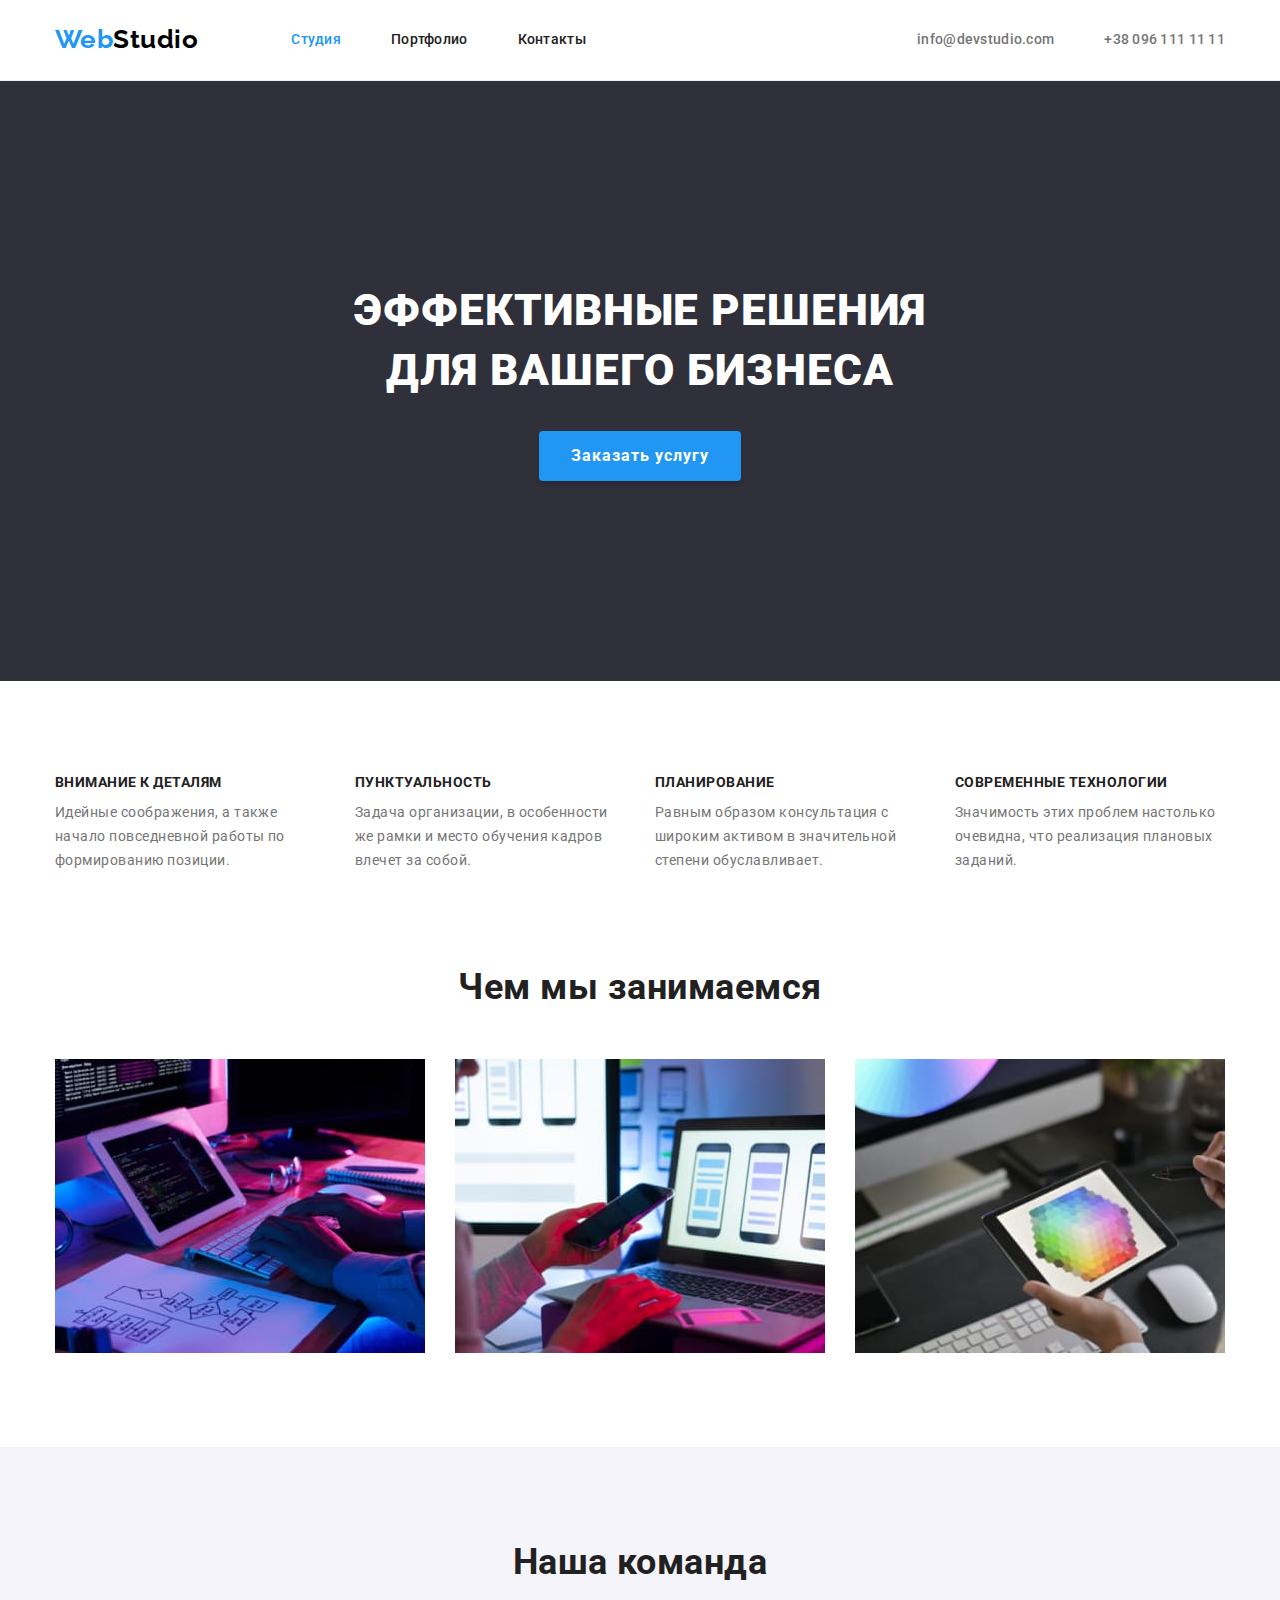
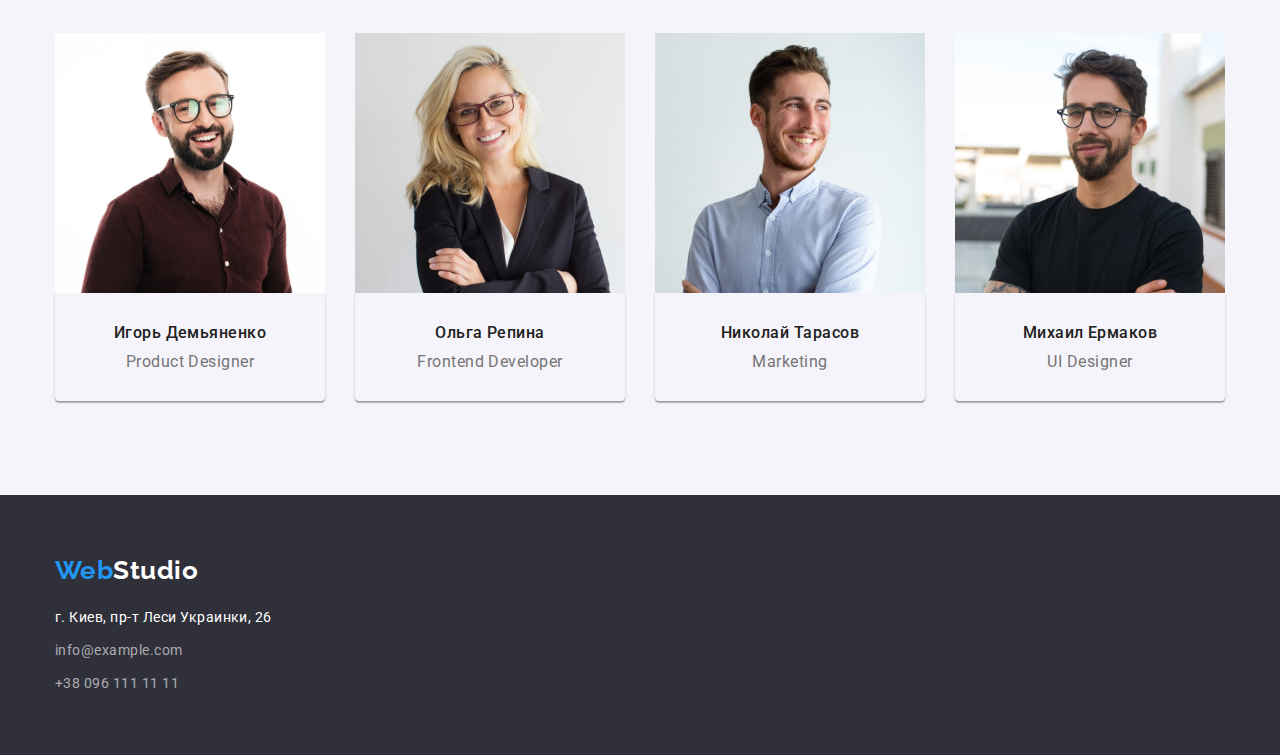
<file: index.html>
<!DOCTYPE html>
<html lang="ru">
  <head>
    <meta charset="utf-8" />
    <meta http-equiv="x-ua-compatible" content="ie=edge" />
    <meta name="viewport" content="width=device-width, initial-scale=1.0" />
    <title>WebStudio</title>
    <link rel="preconnect" href="https://fonts.googleapis.com" />
    <link rel="preconnect" href="https://fonts.gstatic.com" crossorigin />
    <link
      href="https://fonts.googleapis.com/css2?family=Raleway:wght@700&family=Roboto:wght@400;500;700;900&display=swap"
      rel="stylesheet"
    />
    <link
      rel="stylesheet"
      href="https://cdnjs.cloudflare.com/ajax/libs/modern-normalize/1.1.0/modern-normalize.min.css"
    />
    <link rel="stylesheet" href="./css/styles.css" />
  </head>
  <body>
    <!--Шапка сайта. С логотипом и навигация-->
    <header class="header">
      <div class="container nav-contact">
        <nav class="nav-header">
          <a href="./index.html" class="logo"><span class="logo-blue">Web</span>Studio </a>
          <ul class="navigator-list">
            <li class="navigator-item"><a href="#studio" class="link studio">Студия</a></li>
            <li class="navigator-item"><a href="./portfolio.html" class="link">Портфолио</a></li>
            <li class="navigator-item"><a href="" class="link">Контакты</a></li>
          </ul>
        </nav>

        <!--Контакты-->

        <ul class="contact-list">
          <li class="contact-item">
            <a href="mailto:info@devstudio.com" class="contact-link">info@devstudio.com </a>
          </li>
          <li class="contact-item">
            <a href="tel:+380961111111" class="contact-link">+38 096 111 11 11</a>
          </li>
        </ul>
      </div>
    </header>

    <main id="studio">
      <!--Герой-->
      <section class="hero">
        <div class="container">
          <h1 class="hero-title">
            Эффективные решения <br />
            для вашего бизнеса
          </h1>
          <button type="button" class="hero-button">Заказать услугу</button>
        </div>
      </section>
      <!--Проекты.-->
      <section class="section">
        <div class="container">
          <h2 class="hidden-title">Особенности</h2>
          <ul class="project-list">
            <li class="project-item">
              <h3 class="project-title">Внимание к деталям</h3>
              <p class="project-text">
                Идейные соображения, а также начало повседневной работы по формированию позиции.
              </p>
            </li>
            <li class="project-item">
              <h3 class="project-title">Пунктуальность</h3>
              <p class="project-text">
                Задача организации, в особенности же рамки и место обучения кадров влечет за собой.
              </p>
            </li>
            <li class="project-item">
              <h3 class="project-title">Планирование</h3>
              <p class="project-text">
                Равным образом консультация с широким активом в значительной степени обуславливает.
              </p>
            </li>
            <li class="project-item">
              <h3 class="project-title">Современные технологии</h3>
              <p class="project-text">
                Значимость этих проблем настолько очевидна, что реализация плановых заданий.
              </p>
            </li>
          </ul>
        </div>
      </section>
      <!--Карточки проектов-->
      <section class="section no-padding">
        <div class="container">
          <h2 class="project-cards-title">Чем мы занимаемся</h2>
          <ul class="project-cards-list">
            <li class="project-cards-item">
              <img src="./images/box1.jpg" alt="Создание структуры" width="370" />
            </li>
            <li class="project-cards-item">
              <img src="./images/box2.jpg" alt="Визуализация" width="370" />
            </li>
            <li class="project-cards-item">
              <img src="./images/box3.jpg" alt="Цветовая гамма" width="370" />
            </li>
          </ul>
        </div>
      </section>

      <!--Команда-->
      <section class="command section">
        <div class="container">
          <h2 class="command-title">Наша команда</h2>
          <ul class="command-list">
            <li class="command-item">
              <img src="./images/ИгорьДемьяненко.jpg" alt="Игорь Демьяненко" width="270" />
              <div class="command-container">
                <h3 class="command-heading">Игорь Демьяненко</h3>
                <p class="command-text">Product Designer</p>
              </div>
            </li>
            <li class="command-item">
              <img src="./images/ОльгаРепина.jpg" alt="Ольга Репина" width="270" />
              <div class="command-container">
                <h3 class="command-heading">Ольга Репина</h3>
                <p class="command-text">Frontend Developer</p>
              </div>
            </li>
            <li class="command-item">
              <img src="./images/НиколайТарасов.jpg" alt="Николай Тарасов" width="270" />
              <div class="command-container">
                <h3 class="command-heading">Николай Тарасов</h3>
                <p class="command-text">Marketing</p>
              </div>
            </li>
            <li class="command-item">
              <img src="./images/МихаилЕрмаков.jpg" alt="Михаил Ермаков" width="270" />
              <div class="command-container">
                <h3 class="command-heading">Михаил Ермаков</h3>
                <p class="command-text">UI Designer</p>
              </div>
            </li>
          </ul>
        </div>
      </section>
    </main>
    <!--Футер-->
    <footer class="footer">
      <div class="container">
        <a href="./index.html" class="logo-footer"> <span class="logo-blue">Web</span>Studio </a>
        <address>
          <ul class="footer-list">
            <li class="address-item">
              <a
                href="https://goo.gl/maps/zXmNazpMUdunzP9r6"
                target="_blank"
                rel="noreferrer noopener"
                class="address-map"
              >
                г. Киев, пр-т Леси Украинки, 26
              </a>
            </li>
            <li class="address-item">
              <a href="mailto:info@example.com" class="address-link">info@example.com</a>
            </li>
            <li class="address-item">
              <a href="tel:+380961111111" class="address-link">+38 096 111 11 11</a>
            </li>
          </ul>
        </address>
      </div>
    </footer>
  </body>
</html>
</file>
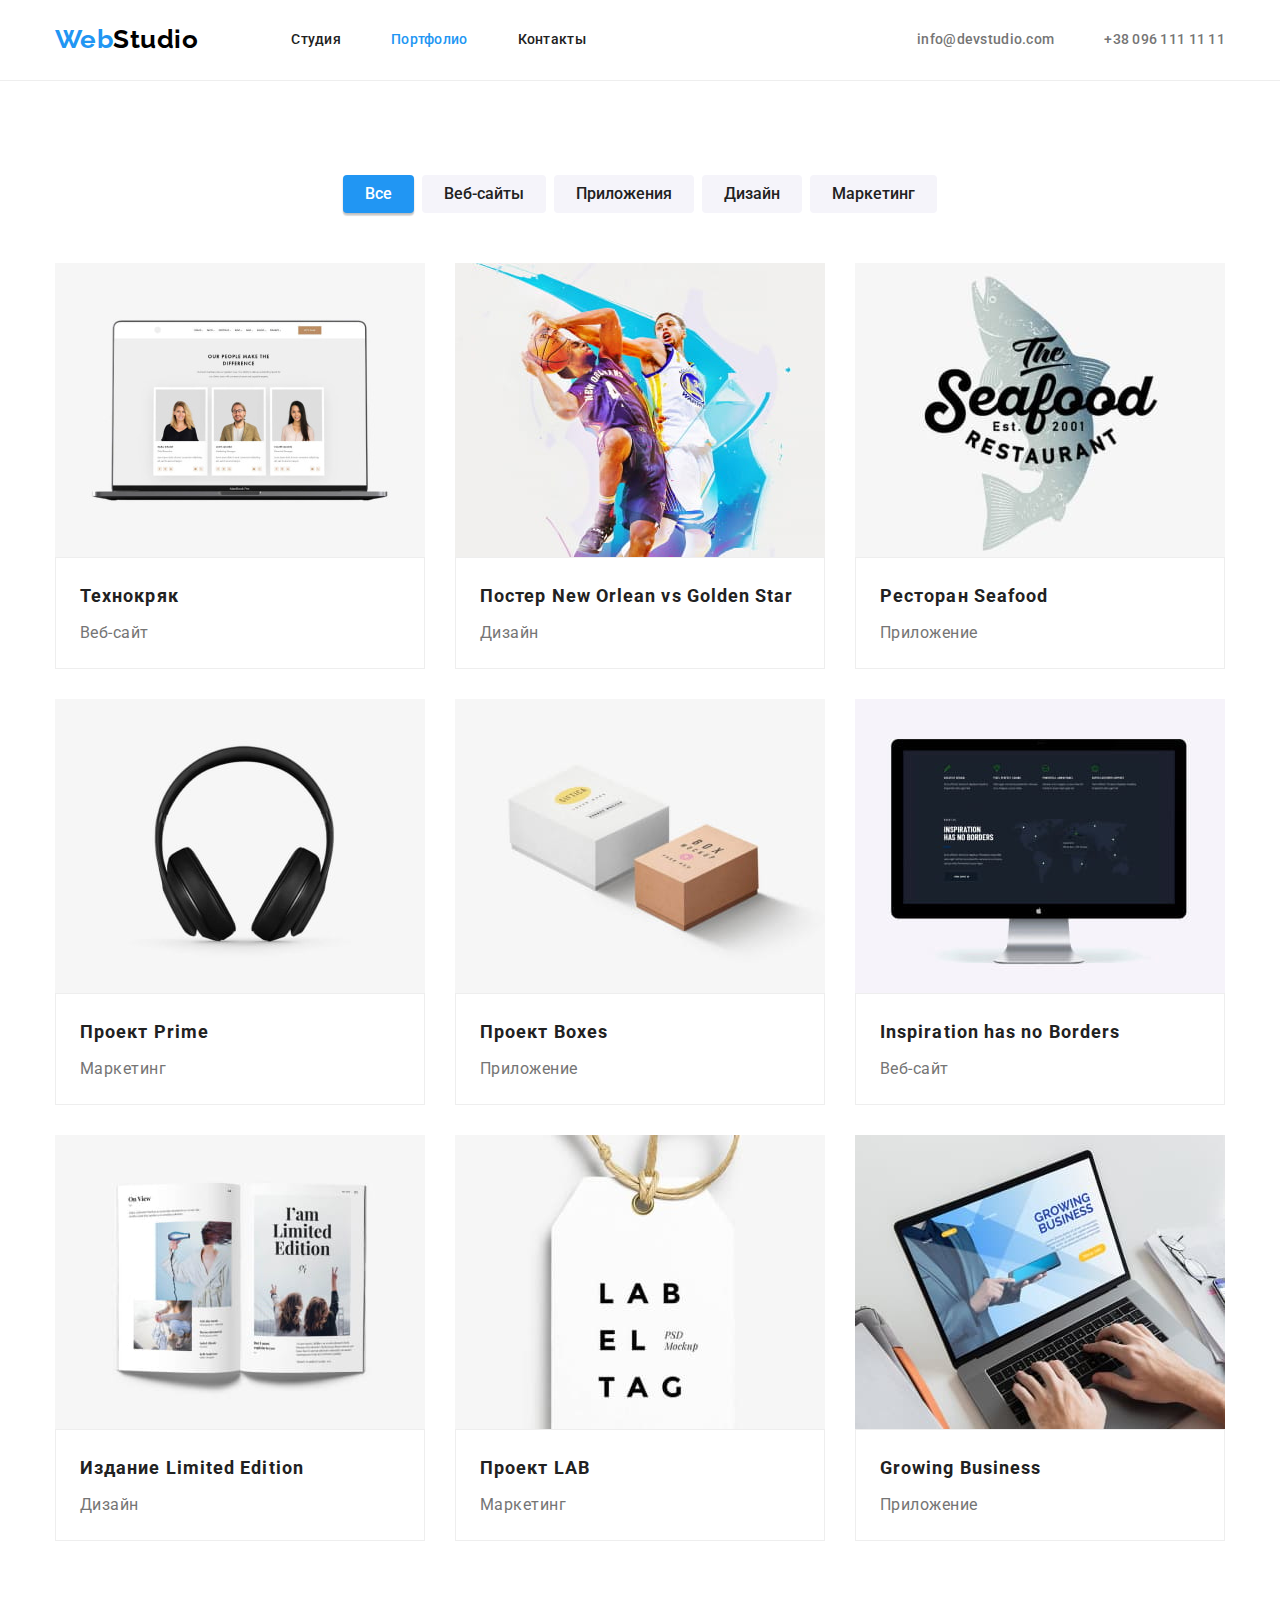
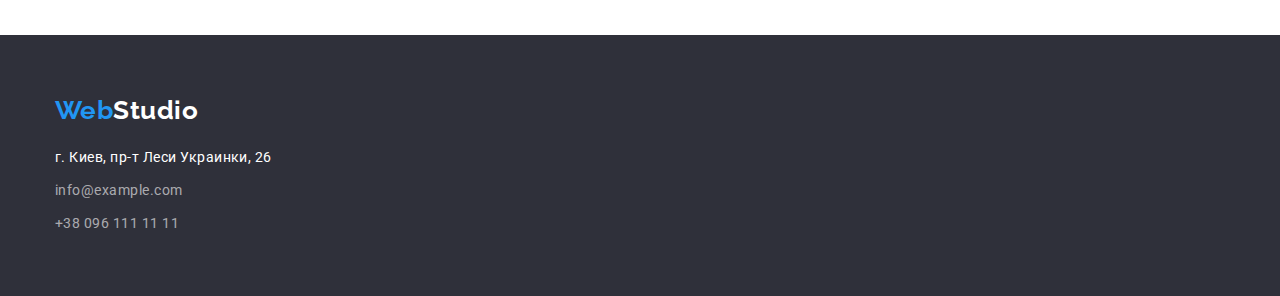
<file: portfolio.html>
<!DOCTYPE html>
<html lang="ru">
  <head>
    <meta charset="UTF-8" />
    <meta http-equiv="X-UA-Compatible" content="IE=edge" />
    <meta name="viewport" content="width=device-width, initial-scale=1.0" />
    <title>Портфолио</title>
    <link rel="preconnect" href="https://fonts.googleapis.com" />
    <link rel="preconnect" href="https://fonts.gstatic.com" crossorigin />
    <link
      href="https://fonts.googleapis.com/css2?family=Raleway:wght@700&family=Roboto:wght@400;500;700;900&display=swap"
      rel="stylesheet"
    />
    <link
      rel="stylesheet"
      href="https://cdnjs.cloudflare.com/ajax/libs/modern-normalize/1.1.0/modern-normalize.min.css"
    />
    <link rel="stylesheet" href="./css/styles.css" />
  </head>
  <body>
    <header class="header">
      <div class="container nav-contact">
        <nav class="nav-header">
          <a href="./index.html" class="logo"><span class="logo-blue">Web</span>Studio </a>
          <ul class="navigator-list">
            <li class="navigator-item"><a href="./index.html#studio" class="link">Студия</a></li>
            <li class="navigator-item">
              <a href="#portfolio" class="link portfolio">Портфолио</a>
            </li>
            <li class="navigator-item"><a href="" class="link">Контакты</a></li>
          </ul>
        </nav>
        <!--Контакты-->
        <ul class="contact-list">
          <li class="contact-item">
            <a href="mailto:info@devstudio.com" class="contact-link">info@devstudio.com </a>
          </li>
          <li class="contact-item">
            <a href="tel:+380961111111" class="contact-link">+38 096 111 11 11</a>
          </li>
        </ul>
      </div>
    </header>
    <!--Портфолио-->
    <main id="portfolio">
      <!--Кнопки в портфолио-->
      <section class="section">
        <div class="container">
          <h1 class="hidden-title">Портфолио</h1>
          <ul class="portfolio-button-list">
            <li class="portfolio-button-item">
              <button type="button" class="portfolio-button one">Все</button>
            </li>
            <li class="portfolio-button-item">
              <button type="button" class="portfolio-button">Веб-сайты</button>
            </li>
            <li class="portfolio-button-item">
              <button type="button" class="portfolio-button">Приложения</button>
            </li>
            <li class="portfolio-button-item">
              <button type="button" class="portfolio-button">Дизайн</button>
            </li>
            <li class="portfolio-button-item">
              <button type="button" class="portfolio-button">Маркетинг</button>
            </li>
          </ul>
        </div>
        <!--Проекты портфолио-->
        <div class="container">
          <ul class="portfolio-project-list">
            <li class="portfolio-project-item">
              <a href="#" class="portfolio-project-link">
                <img
                  src="./images/portfolio/Технокряк.jpg"
                  alt="Технокряк"
                  width="370"
                  height="294"
                />
                <div class="portfolio-containers">
                  <h2 class="portfolio-project-title">Технокряк</h2>
                  <p class="portfolio-project-text">Веб-сайт</p>
                </div>
              </a>
            </li>

            <li class="portfolio-project-item">
              <a href="#" class="portfolio-project-link">
                <img
                  src="./images/portfolio/ПостерNewOrleanVSGoldenStar.jpg"
                  alt="Постер New Orlean vs Golden Star"
                  width="370"
                  height="294"
                />
                <div class="portfolio-containers">
                  <h2 class="portfolio-project-title">Постер New Orlean vs Golden Star</h2>
                  <p class="portfolio-project-text">Дизайн</p>
                </div>
              </a>
            </li>

            <li class="portfolio-project-item">
              <a href="#" class="portfolio-project-link">
                <img
                  src="./images/portfolio/РесторанSeafood.jpg"
                  alt="Ресторан Seafood"
                  width="370"
                  height="294"
                />
                <div class="portfolio-containers">
                  <h2 class="portfolio-project-title">Ресторан Seafood</h2>
                  <p class="portfolio-project-text">Приложение</p>
                </div>
              </a>
            </li>

            <li class="portfolio-project-item">
              <a href="#" class="portfolio-project-link">
                <img
                  src="./images/portfolio/ПроектPrime.jpg"
                  alt="Проект Prime"
                  width="370"
                  height="294"
                />
                <div class="portfolio-containers">
                  <h2 class="portfolio-project-title">Проект Prime</h2>
                  <p class="portfolio-project-text">Маркетинг</p>
                </div>
              </a>
            </li>

            <li class="portfolio-project-item">
              <a href="#" class="portfolio-project-link">
                <img
                  src="./images/portfolio/ПроектBoxes.jpg"
                  alt="Проект Boxes"
                  width="370"
                  height="294"
                />
                <div class="portfolio-containers">
                  <h2 class="portfolio-project-title">Проект Boxes</h2>
                  <p class="portfolio-project-text">Приложение</p>
                </div>
              </a>
            </li>

            <li class="portfolio-project-item">
              <a href="#" class="portfolio-project-link">
                <img
                  src="./images/portfolio//InspirationHasNoBorders.jpg"
                  alt="Inspiration has no Borders"
                  width="370"
                  height="294"
                />
                <div class="portfolio-containers">
                  <h2 class="portfolio-project-title">Inspiration has no Borders</h2>
                  <p class="portfolio-project-text">Веб-сайт</p>
                </div>
              </a>
            </li>

            <li class="portfolio-project-item">
              <a href="#" class="portfolio-project-link">
                <img
                  src="./images/portfolio/ИзданиеLimitedEdition.jpg"
                  alt="Издание Limited Edition"
                  width="370"
                  height="294"
                />
                <div class="portfolio-containers">
                  <h2 class="portfolio-project-title">Издание Limited Edition</h2>
                  <p class="portfolio-project-text">Дизайн</p>
                </div>
              </a>
            </li>

            <li class="portfolio-project-item">
              <a href="#" class="portfolio-project-link">
                <img
                  src="./images/portfolio/ПроектLAB.jpg"
                  alt="Проект LAB"
                  width="370"
                  height="294"
                />
                <div class="portfolio-containers">
                  <h2 class="portfolio-project-title">Проект LAB</h2>
                  <p class="portfolio-project-text">Маркетинг</p>
                </div>
              </a>
            </li>

            <li class="portfolio-project-item">
              <a href="#" class="portfolio-project-link">
                <img
                  src="./images/portfolio/GrowingBusiness.jpg"
                  alt="Growing Business"
                  width="370"
                  height="294"
                />
                <div class="portfolio-containers">
                  <h2 class="portfolio-project-title">Growing Business</h2>
                  <p class="portfolio-project-text">Приложение</p>
                </div>
              </a>
            </li>
          </ul>
        </div>
      </section>
    </main>

    <!--Футер-->
    <footer class="footer">
      <div class="container">
        <a href="./index.html" class="logo-footer"><span class="logo-blue">Web</span>Studio</a>
        <address>
          <ul class="footer-list">
            <li class="address-item">
              <a
                href="https://goo.gl/maps/zXmNazpMUdunzP9r6"
                target="_blank"
                rel="noreferrer noopener"
                class="address-map"
              >
                г. Киев, пр-т Леси Украинки, 26
              </a>
            </li>
            <li class="address-item">
              <a href="mailto:info@example.com" class="address-link">info@example.com</a>
            </li>
            <li class="address-item">
              <a href="tel:+380961111111" class="address-link">+38 096 111 11 11</a>
            </li>
          </ul>
        </address>
      </div>
    </footer>
  </body>
</html>
</file>
<file: css/styles.css>
:root {
  --basic-title-color: #212121;
  --base-text-color: #757575;
  --white-color: #ffffff;
  --blue-color: #2196f3;
}
body {
  margin: 0;
  color: var(--basic-title-color);
  font-family: 'Roboto', sans-serif;
  letter-spacing: 0.03em;
  background: var(--white-color);  
}

img {
  display: block;
  max-width: 100%;
  height: auto;
}
/*Контейнер*/
.container {
  width: 1200px;
  padding-left: 15px;
  padding-right: 15px;
  margin: 0 auto; 
}

/*Секция*/
.section {
  padding: 94px 0;
 }

 .section.no-padding {
  padding-top: 0;
 }

/*header*/
.header{
  display: flex;
  border-bottom: 1px solid #EEEEEE;
  align-items: center;
}
.nav-contact,
.nav-header {
  display: flex;   
  }

/* Логотип*/

.logo{ 
  margin-right: 93px;
  padding-top: 24px;
  padding-bottom: 25px;

  font-family: 'Raleway', sans-serif;
  color: #000000;
  text-decoration: none; 
  font-weight: 700;
  font-size: 26px;
  line-height: 1.19;
  }

.logo-blue {
  color: var(--blue-color);
}

/* Навигация */

.navigator-list {
  display: flex;
  padding-left: 0;
  margin-top: 0;
  margin-bottom: 0;

  text-decoration: none;
  list-style: none;  
  }

.navigator-list .link {
  display: block;  
  padding-top: 32px;
  padding-bottom: 32px;

  color: var(--basic-title-color);
  text-decoration: none;
  font-weight: 500;
  font-size: 14px;
  line-height: 1.14;
  letter-spacing: 0.02em; 
 }

.link.studio {
  color: var(--blue-color);  
}

.link:hover,
.link:focus{
  color: var(--blue-color);
}

.navigator-item:not(:last-child) {
margin-right: 50px;
}

/*Контакты*/

.contact-list {
  display: flex;
  margin-left: auto;
  margin-top: 0;
  margin-bottom: 0;
  padding-left: 0;

  list-style: none;
}


.contact-item:not(:last-child) {
  margin-right: 50px;
}

.contact-link {
  display: block;
  padding-top: 32px;
  padding-bottom: 32px;

  color: var(--base-text-color);
  text-decoration: none;
  font-weight: 500;
  font-size: 14px;
  line-height: 1.14;
  letter-spacing: 0.02em;
 }

.contact-link:hover,
.contact-link:focus {
  color: var(--blue-color);
}

/*Герой*/

.hero {    
  padding-top: 200px;
  padding-bottom: 200px;
  align-items: center;

  color: var(--white-color);
  background: #2F303A;
  line-height: 1.36;    
  text-align: center;
  letter-spacing: 0.06em;  
}

.hero-title {   
  margin-top: 0;
  margin-bottom: 30px;
 
  text-transform: uppercase;
  font-weight: 900;
  font-size: 44px;  
}

.hero-button{
  min-width: 200px;
  padding: 10px 32px;
  border: 0 solid transparent;
  border-radius: 4px;
  
  font-family: inherit;
  color: var(--white-color);
  background-color: var(--blue-color);
  box-shadow: 0px 4px 4px rgba(0, 0, 0, 0.15);
  font-weight: 700;
  font-size: 16px;
  line-height: 1.88;
  cursor: pointer;
  letter-spacing: 0.06em; 
  }

.hero-button:hover,
.hero-button:hover{
  background-color: #188CE8;
}

/* Проекты*/

.hidden-title {
    position: absolute;
    width: 1px;
    height: 1px;
    margin: -1px;
    border: 0;
    padding: 0;
    white-space: nowrap;
    clip-path: inset(100%);
    clip: rect(0 0 0 0);
    overflow: hidden;
}

.project-list {  
  display: flex;
  padding-left: 0;
  margin-top: 0;
  margin-bottom: 0;
  
  list-style: none;
}

.project-item{
  width: 270px;  
}

.project-item:not(:last-child) {
  margin-right: 30px;
}

.project-title {
  margin-top: 0;
  margin-bottom: 10px;

  font-weight: 700;
  font-size: 14px;
  line-height: 1.14;
  text-transform: uppercase;
}

.project-text {
  margin-top: 0;
  margin-bottom: 0;

  color: var(--base-text-color);
  font-size: 14px;
  line-height: 1.71;
}

/* Карточки проектов*/

.project-cards-title,
.command-title {
  margin-top: 0;
  margin-bottom: 50px;

  font-weight: 700;
  font-size: 36px;
  line-height: 1.17;
  text-align: center; 
}

.project-cards-list{
  display: flex;
  padding-left: 0;
  margin-top: 0;
  margin-bottom: 0;  

  list-style: none;  
  }

.project-cards-item:not(:last-child){
  margin-right: 30px;    
}

/*Команда*/

.command {  
  background-color: #F5F4FA; 
}

.command-list{
  display: flex;
  padding-left: 0;
  margin-top: 0;
  margin-bottom: 0;

  list-style: none;  
}

.command-item:not(:last-child) {
  margin-right: 30px;
}

.command-container{
  padding: 30px;
  box-shadow: 0px 1px 3px rgba(0, 0, 0, 0.12),
  0px 1px 1px rgba(0, 0, 0, 0.14),
  0px 2px 1px rgba(0, 0, 0, 0.2);
  border-radius: 0px 0px 4px 4px;
}

.command-heading {
  margin-top: 0;
  margin-bottom: 10px;  
  font-weight: 500;
  font-size: 16px;
  line-height: 1.19;
  text-align: center;  
}

.command-text {
  margin-top: 0;
  margin-bottom: 0;
  
  color: var(--base-text-color);
  font-size: 16px;
  line-height: 1.19;
  text-align: center;  
}

/*Footer*/
.footer {
  display: flex;
  padding-top: 60px;
  padding-bottom: 60px;

  background-color: #2F303A;
}

.logo-footer {
  display: block;
  margin-top: 0;
  margin-bottom: 20px;  

  font-family: 'Raleway',
    sans-serif;
  color: var(--white-color);
  text-decoration: none;
  font-weight: 700;
  font-size: 26px;
  line-height: 1.19;
}

/*Адрес*/

.footer-list{
  padding-left: 0;
  margin-top: 0;
  margin-bottom: 0;  

  list-style: none;
  font-style: normal;
}

.address-item:not(:last-child){
  margin-bottom: 9px;
}

.address-map,
.address-link {
  color: var(--white-color);
  font-size: 14px;
  line-height: 1.71;
  text-decoration: none;  
}

.address-link {
  color: rgba(255, 255, 255, 0.6);
}

.address-link:hover,
.address-link:focus{
  color: var(--white-color);
}

/*Портфолио*/

.link.portfolio {
  color: var(--blue-color);
}

/* Кнопки в портфолио*/

.portfolio-button-list{
  display: flex;
  justify-content: center;
  padding-left: 0;
  margin-top: 0;
  margin-bottom: 50px;  

  list-style: none; 
}

.portfolio-button-item:not(:last-child){
 margin-right: 8px;
}

.portfolio-button {
  padding: 6px 22px;
  border-radius: 4px;
  border: 0 solid transparent;

  color: var(--basic-title-color);
  background-color: #F5F4FA;
  font-family: inherit;
  font-weight: 500;
  font-size: 16px;
  line-height: 1.63;

  cursor: pointer; 
}

.portfolio-button.one {
  color: var(--white-color);
  background-color: var(--blue-color);
  box-shadow: 0px 3px 1px rgba(0, 0, 0, 0.1),
  0px 1px 2px rgba(0, 0, 0, 0.08),
  0px 2px 2px rgba(0, 0, 0, 0.12);  
  }

.portfolio-button:hover,
.portfolio-button:focus {
  color: var(--white-color);
  background-color: var(--blue-color);
}

/* Проекты портфолио*/

.portfolio-project-list{
  display: flex;
  flex-wrap: wrap;
  padding-left: 0;
  margin-top: 0;
  margin-bottom: 0;  

  list-style: none;  
}

.portfolio-project-item{
  margin-right: 30px;
  margin-bottom: 30px;
}

.portfolio-project-item:nth-child(3n) {
  margin-right: 0;
}

.portfolio-project-item:nth-last-child(-n+3){
  margin-bottom: 0;
}

.portfolio-containers {
  padding: 20px 24px;
  border: 1px solid #EEEEEE;
}

.portfolio-project-title {
  margin-top: 0;
  margin-bottom: 4px;
}

.portfolio-project-link{
  text-decoration: none;  
}

.portfolio-project-link .portfolio-project-title {
  color: var(--basic-title-color);
  font-weight: 700;
  font-size: 18px;
  line-height: 2;
  letter-spacing: 0.06em;
}

.portfolio-project-text {
  margin-top: 0;
  margin-bottom: 0;

  color: var(--base-text-color);
  font-size: 16px;
  line-height: 1.88;
}
</file>
